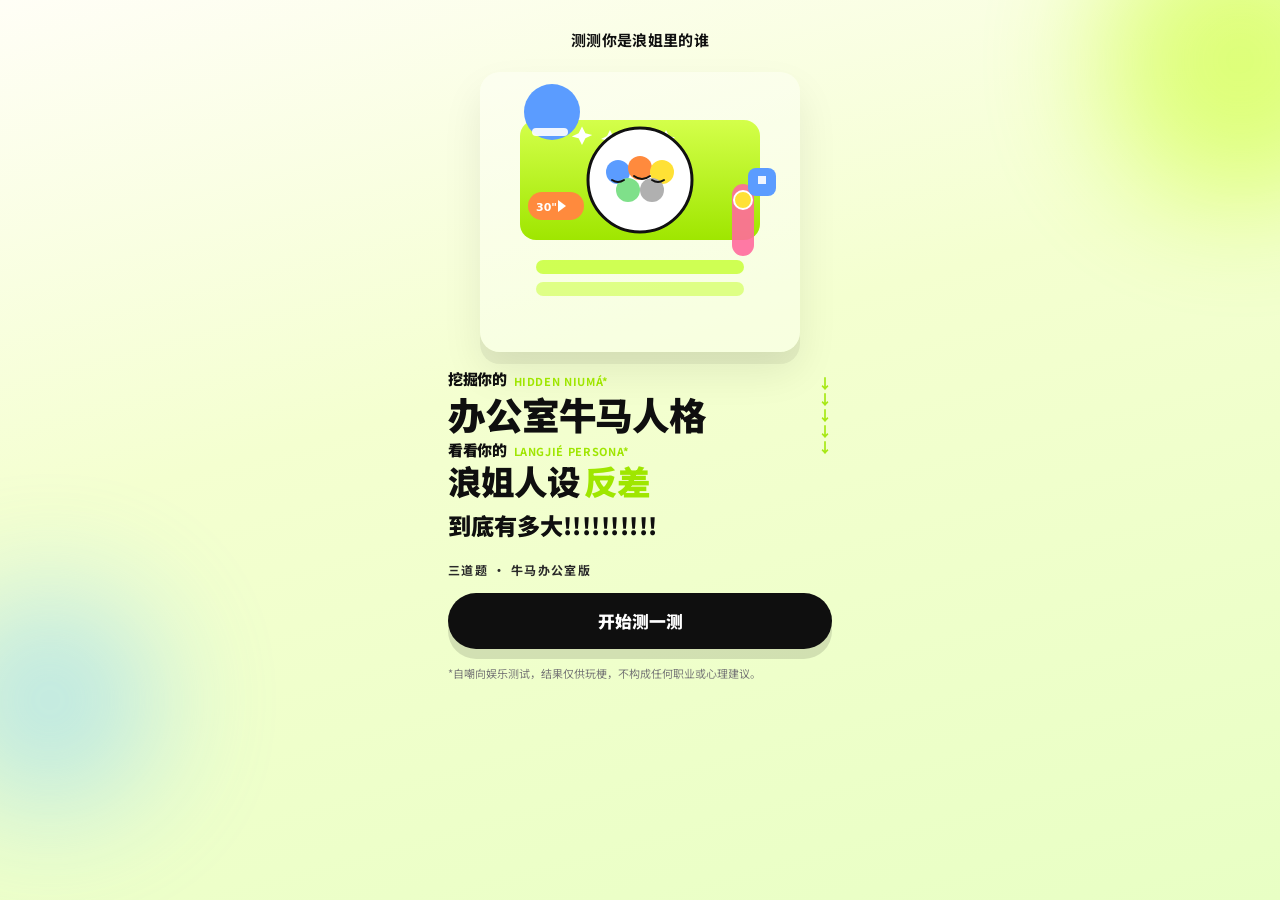
<file: index.html>
<!DOCTYPE html>
<html lang="zh-CN">
<head>
  <meta charset="UTF-8" />
  <meta name="viewport" content="width=device-width, initial-scale=1, viewport-fit=cover" />
  <meta name="theme-color" content="#d4ff4a" />
  <title>测测你是浪姐里的谁 · 牛马办公室版</title>
  <link rel="preconnect" href="https://fonts.googleapis.com" />
  <link rel="preconnect" href="https://fonts.gstatic.com" crossorigin />
  <link href="https://fonts.googleapis.com/css2?family=Noto+Sans+SC:wght@400;500;700;900&display=swap" rel="stylesheet" />
  <link rel="stylesheet" href="./styles.css" />
</head>
<body>
  <div class="bg-blobs" aria-hidden="true"></div>
  <main class="app" id="app">
    <!-- 首页 -->
    <section class="screen screen--home is-active" id="screen-home" aria-labelledby="home-title">
      <header class="top-bar">
        <span class="top-bar__spacer" aria-hidden="true"></span>
        <div class="top-bar__title">测测你是浪姐里的谁</div>
        <span class="top-bar__spacer" aria-hidden="true"></span>
      </header>
      <h1 class="sr-only" id="home-title">测测你是浪姐里的谁 · 牛马办公室版</h1>

      <div class="hero-card" aria-hidden="true">
        <svg class="hero-svg" viewBox="0 0 320 280" xmlns="http://www.w3.org/2000/svg">
          <defs>
            <linearGradient id="g-lime" x1="0%" y1="0%" x2="0%" y2="100%">
              <stop offset="0%" stop-color="#d4ff4a" />
              <stop offset="100%" stop-color="#9fe600" />
            </linearGradient>
          </defs>
          <rect x="40" y="48" width="240" height="120" rx="16" fill="url(#g-lime)" />
          <circle cx="72" cy="40" r="28" fill="#5b9cff" />
          <rect x="52" y="56" width="36" height="8" rx="4" fill="#fff" opacity="0.9" />
          <g fill="#fff">
            <path d="M100 64l4 8 8 2-8 4-4 8-4-8-8-2 8-4z" transform="scale(0.85) translate(20,0)" />
            <path d="M130 58l3 6 6 1.5-6 3-3 6-3-6-6-1.5 6-3z" />
            <path d="M158 62l3 6 6 1.5-6 3-3 6-3-6-6-1.5 6-3z" />
            <path d="M186 58l3 6 6 1.5-6 3-3 6-3-6-6-1.5 6-3z" />
          </g>
          <rect x="56" y="188" width="208" height="14" rx="7" fill="#c8ff3a" opacity="0.85" />
          <rect x="56" y="210" width="208" height="14" rx="7" fill="#c8ff3a" opacity="0.55" />
          <rect x="48" y="120" width="56" height="28" rx="14" fill="#ff8a3d" />
          <polygon points="78,128 78,140 86,134" fill="#fff" />
          <text x="56" y="139" font-size="11" font-weight="700" fill="#fff" font-family="system-ui,sans-serif">30&quot;</text>
          <rect x="252" y="112" width="22" height="72" rx="11" fill="#ff6b9d" opacity="0.9" />
          <circle cx="263" cy="128" r="9" fill="#ffe135" stroke="#fff" stroke-width="2" />
          <rect x="268" y="96" width="28" height="28" rx="8" fill="#5b9cff" />
          <path d="M278 104h8v8h-8z M282 108h4v4h-4z" fill="#fff" opacity="0.9" />
          <circle cx="160" cy="108" r="52" fill="#fff" stroke="#111" stroke-width="3" />
          <circle cx="138" cy="100" r="12" fill="#5b9cff" />
          <circle cx="160" cy="96" r="12" fill="#ff8a3d" />
          <circle cx="182" cy="100" r="12" fill="#ffe135" />
          <circle cx="148" cy="118" r="12" fill="#7fe08a" />
          <circle cx="172" cy="118" r="12" fill="#b0b0b0" />
          <path d="M132 108q6 4 12 0 M154 104q8 6 16 0 M172 108q6 4 12 0" stroke="#111" stroke-width="2" fill="none" stroke-linecap="round" />
        </svg>
      </div>

      <div class="hook">
        <p class="hook__line">
          挖掘你的 <span class="hook__en">HIDDEN NIUMÁ*</span>
        </p>
        <p class="hook__mega">办公室牛马人格</p>
        <p class="hook__line">
          看看你的 <span class="hook__en">LANGJIÉ PERSONA*</span>
        </p>
        <p class="hook__mega hook__mega--split">
          浪姐人设<span class="hook__lime">反差</span>
        </p>
        <p class="hook__bang">到底有多大<span class="hook__bang-mark">!!!!!!!!!!</span></p>
        <div class="hook__arrows" aria-hidden="true">
          <span>↓</span><span>↓</span><span>↓</span><span>↓</span><span>↓</span>
        </div>
      </div>

      <p class="kicker">三道题 · 牛马办公室版</p>
      <button type="button" class="btn btn--cta" id="btn-start">开始测一测</button>
      <p class="fineprint">
        *自嘲向娱乐测试，结果仅供玩梗，不构成任何职业或心理建议。
      </p>
    </section>

    <!-- 答题 -->
    <section class="screen screen--quiz" id="screen-quiz" hidden aria-live="polite">
      <header class="top-bar">
        <button type="button" class="top-bar__back" id="btn-quiz-back" aria-label="返回首页">←</button>
        <span class="top-bar__title">办公室浪姐诊断</span>
        <span class="top-bar__spacer" aria-hidden="true"></span>
      </header>
      <header class="quiz-head">
        <span class="quiz-progress" id="quiz-progress">第 1 / 3 题</span>
      </header>
      <h2 class="quiz-q" id="quiz-question"></h2>
      <ul class="options" id="quiz-options" role="list"></ul>
      <div class="quiz-footer" id="quiz-footer" hidden>
        <button type="button" class="btn btn--cta btn--block" id="btn-view-result">查看诊断结果</button>
      </div>
    </section>

    <!-- 结果 -->
    <section class="screen screen--result" id="screen-result" hidden>
      <header class="top-bar">
        <button type="button" class="top-bar__back" id="btn-result-back" aria-label="返回首页">←</button>
        <span class="top-bar__title">诊断书</span>
        <span class="top-bar__spacer" aria-hidden="true"></span>
      </header>
      <div class="diagnosis" id="diagnosis-card">
        <p class="diagnosis__label">临床印象（误）</p>
        <h2 class="diagnosis__title" id="result-title"></h2>
        <div class="diagnosis__figure" id="result-figure"></div>
        <div class="diagnosis__body" id="result-body"></div>
      </div>
      <div class="result-actions">
        <button type="button" class="btn btn--secondary" id="btn-retry">再测一次</button>
      </div>
    </section>
  </main>
  <script src="./app.js" type="module"></script>
</body>
</html>
</file>
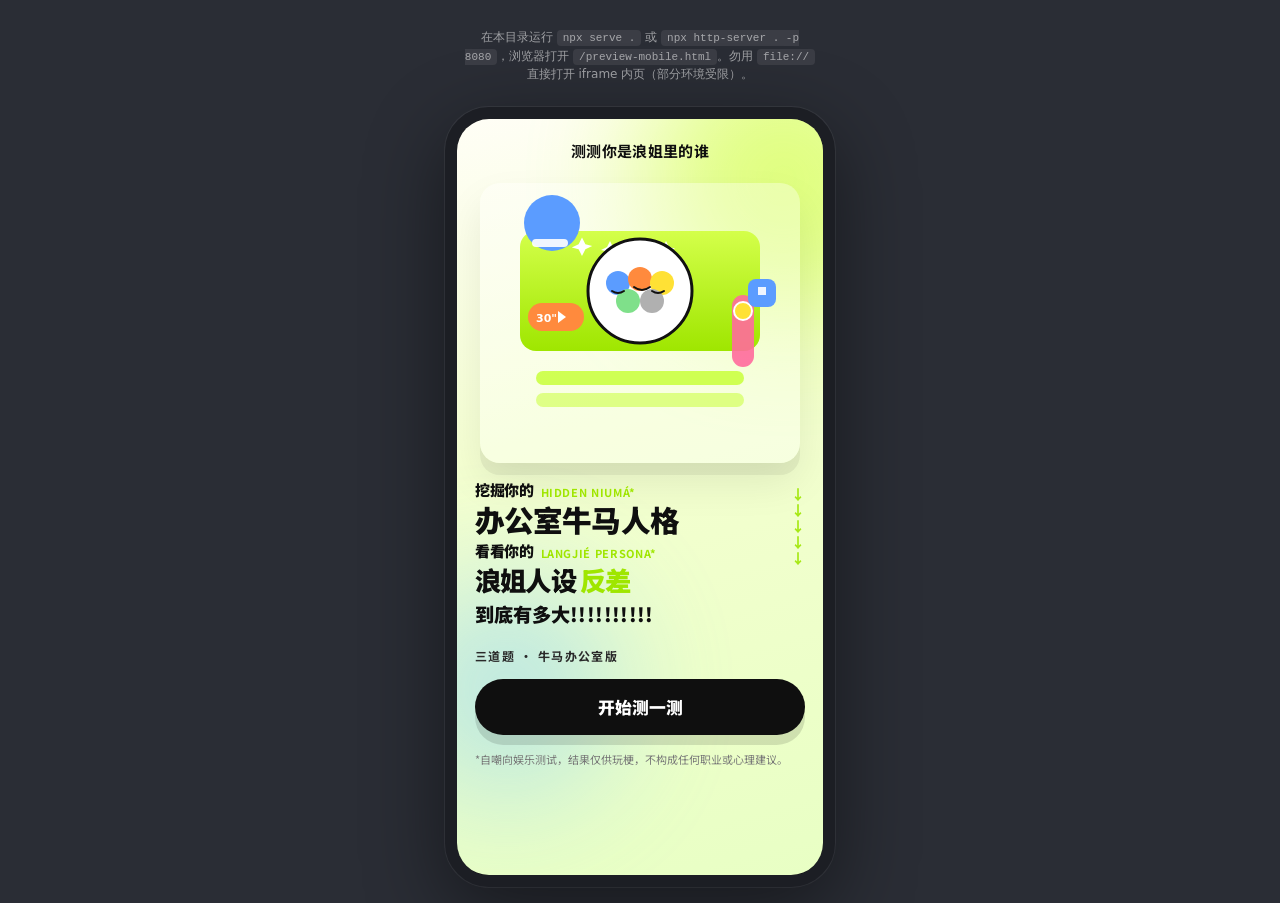
<file: preview-mobile.html>
<!DOCTYPE html>
<html lang="zh-CN">
<head>
  <meta charset="UTF-8" />
  <meta name="viewport" content="width=device-width, initial-scale=1" />
  <title>手机预览 · 办公室浪姐 H5</title>
  <style>
    * { box-sizing: border-box; }
    html, body {
      margin: 0;
      min-height: 100vh;
      background: #2a2d35;
      font-family: system-ui, sans-serif;
    }
    .wrap {
      display: flex;
      flex-direction: column;
      align-items: center;
      justify-content: center;
      min-height: 100vh;
      padding: 16px;
      gap: 12px;
    }
    .hint {
      color: rgba(255, 255, 255, 0.55);
      font-size: 12px;
      text-align: center;
      max-width: 360px;
      line-height: 1.5;
    }
    .hint code {
      background: rgba(255, 255, 255, 0.08);
      padding: 2px 6px;
      border-radius: 4px;
      font-size: 11px;
    }
    .phone {
      width: min(390px, calc(100vw - 32px));
      height: min(844px, calc(100vh - 120px));
      border-radius: 44px;
      border: 12px solid #1c1e24;
      box-shadow:
        0 0 0 1px rgba(255, 255, 255, 0.06),
        0 24px 80px rgba(0, 0, 0, 0.45);
      overflow: hidden;
      background: #000;
      flex-shrink: 0;
    }
    .phone iframe {
      display: block;
      width: 100%;
      height: 100%;
      border: 0;
    }
  </style>
</head>
<body>
  <div class="wrap">
    <p class="hint">
      在本目录运行 <code>npx serve .</code> 或 <code>npx http-server . -p 8080</code>，浏览器打开
      <code>/preview-mobile.html</code>。勿用 <code>file://</code> 直接打开 iframe 内页（部分环境受限）。
    </p>
    <div class="phone" aria-label="手机预览框">
      <iframe src="./index.html" title="办公室浪姐诊断 H5"></iframe>
    </div>
  </div>
</body>
</html>
</file>
<file: styles.css>
/* 图1 风格：霓虹青柠 + 淡黄渐变 + 粗黑无衬线 */
:root {
  --bg-0: #fffef6;
  --bg-1: #f4ffd0;
  --bg-2: #e8ffc4;
  --lime: #c8ff3a;
  --lime-hot: #bfff00;
  --lime-deep: #9fe600;
  --ink: #0f0f0f;
  --ink-soft: #2a2a2a;
  --orange: #ff8a3d;
  --pink: #ff6b9d;
  --card: rgba(255, 255, 255, 0.82);
  --shadow: rgba(0, 0, 0, 0.12);
  --font: "Noto Sans SC", system-ui, -apple-system, "Segoe UI", sans-serif;
  --safe-bottom: env(safe-area-inset-bottom, 0px);
}

*,
*::before,
*::after {
  box-sizing: border-box;
}

html {
  -webkit-text-size-adjust: 100%;
}

.sr-only {
  position: absolute;
  width: 1px;
  height: 1px;
  padding: 0;
  margin: -1px;
  overflow: hidden;
  clip: rect(0, 0, 0, 0);
  white-space: nowrap;
  border: 0;
}

body {
  margin: 0;
  min-height: 100vh;
  min-height: 100dvh;
  font-family: var(--font);
  font-size: 16px;
  line-height: 1.5;
  color: var(--ink);
  background: linear-gradient(165deg, var(--bg-0) 0%, var(--bg-1) 42%, var(--bg-2) 100%);
  background-attachment: fixed;
}

.bg-blobs {
  pointer-events: none;
  position: fixed;
  inset: 0;
  overflow: hidden;
  z-index: 0;
}

.bg-blobs::before,
.bg-blobs::after {
  content: "";
  position: absolute;
  border-radius: 50%;
  filter: blur(60px);
  opacity: 0.45;
}

.bg-blobs::before {
  width: 280px;
  height: 280px;
  background: var(--lime-hot);
  top: -80px;
  right: -100px;
}

.bg-blobs::after {
  width: 220px;
  height: 220px;
  background: #7ecbff;
  bottom: 10%;
  left: -60px;
}

.app {
  position: relative;
  z-index: 1;
  max-width: 420px;
  margin: 0 auto;
  min-height: 100vh;
  min-height: 100dvh;
  padding: 12px 18px calc(24px + var(--safe-bottom));
}

.screen {
  display: none;
  flex-direction: column;
  align-items: stretch;
  min-height: calc(100vh - 24px);
  min-height: calc(100dvh - 24px);
  animation: fade-in 0.4s ease;
}

.screen.is-active {
  display: flex;
}

@keyframes fade-in {
  from {
    opacity: 0;
    transform: translateY(10px);
  }
  to {
    opacity: 1;
    transform: none;
  }
}

/* 顶栏 */
.top-bar {
  display: grid;
  grid-template-columns: 40px 1fr 40px;
  align-items: center;
  margin-bottom: 12px;
}

.top-bar__title {
  font-size: 15px;
  font-weight: 700;
  text-align: center;
  letter-spacing: 0.02em;
}

.top-bar__spacer {
  display: block;
  width: 40px;
  height: 40px;
}

.top-bar__back {
  width: 40px;
  height: 40px;
  border: none;
  background: rgba(255, 255, 255, 0.55);
  border-radius: 50%;
  font-size: 20px;
  line-height: 1;
  cursor: pointer;
  color: var(--ink);
  box-shadow: 0 2px 10px var(--shadow);
}

.top-bar__back:active {
  transform: scale(0.96);
}

/* 首页 hero */
.hero-card {
  margin: 0 auto 8px;
  width: 100%;
  max-width: 320px;
  aspect-ratio: 320 / 280;
  border-radius: 20px;
  overflow: hidden;
  box-shadow:
    0 12px 0 rgba(0, 0, 0, 0.06),
    0 20px 40px rgba(0, 0, 0, 0.08);
  background: rgba(255, 255, 255, 0.35);
}

.hero-svg {
  display: block;
  width: 100%;
  height: auto;
}

.hook {
  position: relative;
  margin: 8px 0 18px;
  padding-right: 28px;
}

.hook__line {
  margin: 0 0 0.15em;
  font-size: 15px;
  font-weight: 900;
  letter-spacing: -0.02em;
}

.hook__en {
  font-size: 11px;
  font-weight: 700;
  color: var(--lime-deep);
  letter-spacing: 0.06em;
  vertical-align: middle;
  margin-left: 4px;
}

.hook__mega {
  margin: 0 0 0.12em;
  font-size: clamp(1.85rem, 8vw, 2.35rem);
  font-weight: 900;
  line-height: 1.1;
  letter-spacing: -0.03em;
}

.hook__mega--split {
  font-size: clamp(1.65rem, 7vw, 2.1rem);
}

.hook__lime {
  color: var(--lime-deep);
  margin-left: 4px;
}

.hook__bang {
  margin: 0.35em 0 0;
  font-size: clamp(1.2rem, 5vw, 1.45rem);
  font-weight: 900;
}

.hook__bang-mark {
  letter-spacing: 0.02em;
}

.hook__arrows {
  position: absolute;
  right: 0;
  top: 0.5rem;
  display: flex;
  flex-direction: column;
  gap: 2px;
  font-size: 14px;
  font-weight: 900;
  color: var(--lime-deep);
  line-height: 1;
  opacity: 0.9;
}

.kicker {
  font-size: 12px;
  font-weight: 700;
  color: var(--ink-soft);
  letter-spacing: 0.12em;
  margin: 0 0 14px;
}

/* 按钮 */
.btn {
  appearance: none;
  border: none;
  font-family: inherit;
  cursor: pointer;
  transition: transform 0.15s ease, box-shadow 0.15s ease;
}

.btn--cta {
  align-self: stretch;
  background: var(--ink);
  color: #fff;
  font-size: 1.05rem;
  font-weight: 900;
  padding: 16px 24px;
  border-radius: 999px;
  box-shadow: 0 10px 0 rgba(0, 0, 0, 0.12);
}

.btn--cta:hover {
  transform: translateY(-2px);
}

.btn--cta:active {
  transform: translateY(0);
}

.btn--block {
  width: 100%;
  text-align: center;
}

.btn--secondary {
  background: rgba(255, 255, 255, 0.65);
  color: var(--ink);
  border: 2px solid var(--ink);
  font-weight: 800;
  padding: 12px 18px;
  border-radius: 999px;
}

.fineprint {
  font-size: 11px;
  color: #777;
  margin: 0;
  margin-top: 16px;
  line-height: 1.55;
}

/* 答题 */
.screen--quiz .quiz-head {
  margin-bottom: 12px;
}

.quiz-progress {
  display: inline-block;
  font-size: 12px;
  font-weight: 800;
  letter-spacing: 0.14em;
  color: var(--ink-soft);
  background: rgba(255, 255, 255, 0.55);
  padding: 6px 12px;
  border-radius: 999px;
}

.quiz-q {
  font-size: 1.12rem;
  font-weight: 900;
  margin: 0 0 16px;
  line-height: 1.45;
  letter-spacing: -0.02em;
}

.options {
  list-style: none;
  margin: 0;
  padding: 0;
  display: flex;
  flex-direction: column;
  gap: 10px;
}

.option-btn {
  width: 100%;
  text-align: left;
  padding: 14px 16px;
  border: 2px solid var(--ink);
  background: var(--card);
  backdrop-filter: blur(8px);
  font-family: inherit;
  font-size: 0.96rem;
  line-height: 1.5;
  cursor: pointer;
  border-radius: 16px;
  transition: border-color 0.15s ease, background 0.15s ease, box-shadow 0.15s ease;
}

.option-btn:hover {
  background: #fff;
  border-color: var(--lime-deep);
}

.option-btn.is-selected {
  border-color: var(--lime-deep);
  background: #fff;
  box-shadow: 0 0 0 3px rgba(159, 230, 0, 0.35);
}

.option-key {
  display: inline-block;
  min-width: 1.5em;
  font-weight: 900;
  margin-right: 6px;
  color: var(--lime-deep);
}

.quiz-footer {
  margin-top: 18px;
}

/* 结果 */
.screen--result {
  justify-content: flex-start;
  padding-top: 4px;
}

.diagnosis {
  border-radius: 22px;
  background: rgba(255, 255, 255, 0.92);
  padding: 18px 16px 20px;
  box-shadow:
    0 12px 0 rgba(0, 0, 0, 0.05),
    0 24px 48px rgba(0, 0, 0, 0.08);
  border: 2px solid var(--ink);
}

.diagnosis__label {
  font-size: 10px;
  font-weight: 700;
  letter-spacing: 0.22em;
  margin: 0 0 8px;
  color: #666;
}

.diagnosis__title {
  font-size: clamp(1.15rem, 4.2vw, 1.4rem);
  font-weight: 900;
  line-height: 1.35;
  margin: 0 0 14px;
  padding-bottom: 12px;
  border-bottom: 3px solid var(--ink);
  letter-spacing: -0.02em;
}

.diagnosis__figure {
  margin: 0 0 16px;
  border-radius: 16px;
  overflow: hidden;
  background: #0d0d0d;
  border: 2px solid var(--ink);
}

.diagnosis__img {
  display: block;
  width: 100%;
  height: auto;
  vertical-align: middle;
}

.diagnosis__body p {
  margin: 0 0 0.85em;
  font-size: 0.95rem;
  font-weight: 500;
  color: var(--ink-soft);
  line-height: 1.65;
}

.diagnosis__body p:last-child {
  margin-bottom: 0;
}

.result-actions {
  margin-top: 18px;
  display: flex;
  flex-direction: column;
  gap: 12px;
}

@media (min-width: 480px) {
  .app {
    padding-top: 20px;
  }
}
</file>
